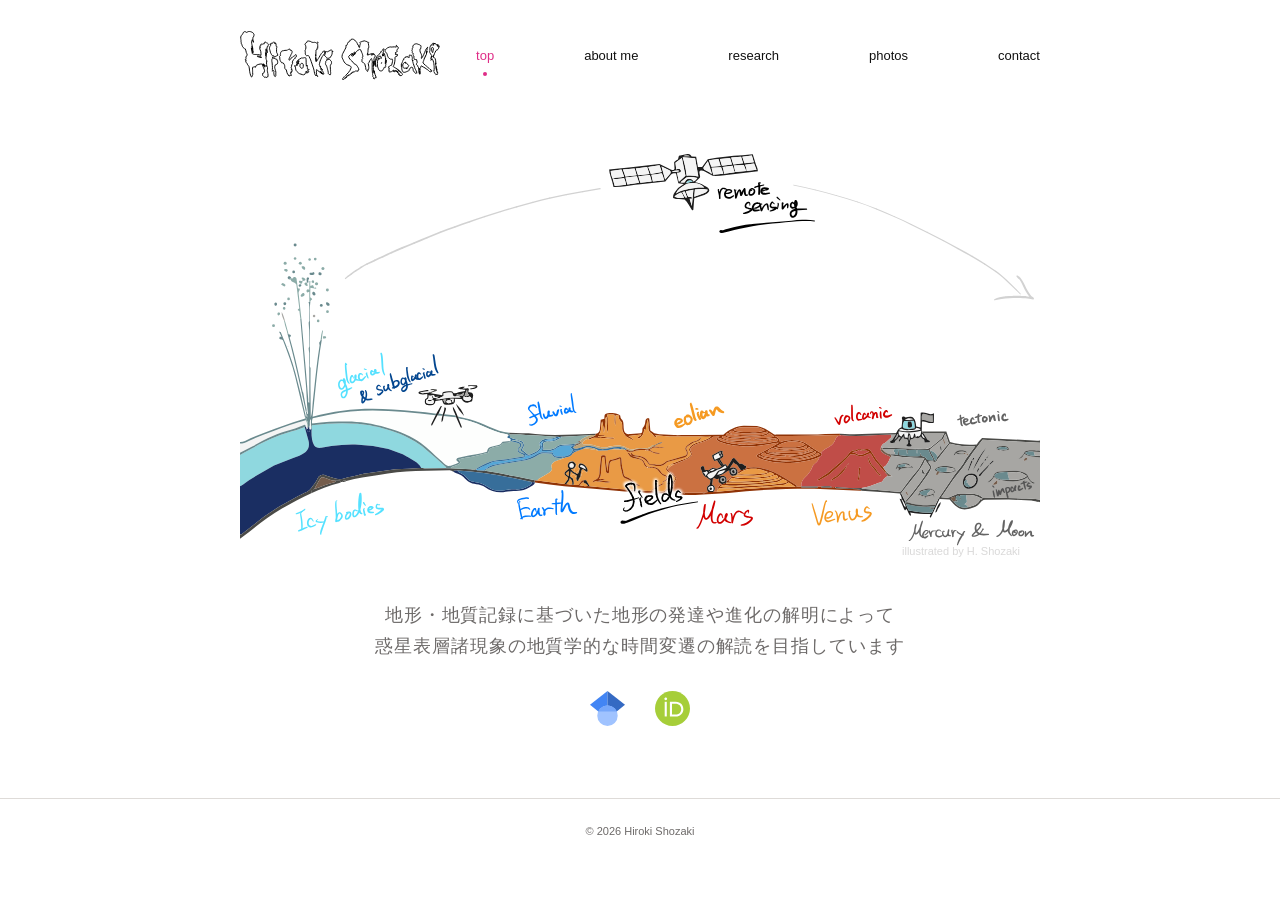
<file: index.html>
<!doctype html>
<html lang="ja">
  <head>
    <meta charset="utf-8">
    <meta name="viewport" content="width=device-width, initial-scale=1">
    <meta name="description" content="庄崎弘基 — Hiroki Shozaki">
    <title>庄崎弘基 | Hiroki Shozaki</title>
    <link rel="icon" href="images/favi.svg?v=2" type="image/svg+xml">
    <link rel="stylesheet" href="assets/style.css">
  </head>
  <body>
    <header class="site-header">
      <div class="site-width header-row">
        
        <a class="wordmark" href="index.html" aria-label="Hiroki Shozaki, top">
          <img src="images/home_HS_open.svg" alt="Hiroki Shozaki">
        </a>
        
        <nav aria-label="Main navigation">
          <a class="active" href="index.html">top</a>
          <a href="about.html">about me</a>
          <a href="research.html">research</a>
          <a href="photos.html">photos</a>
          <a href="contact.html">contact</a>
        </nav>
        
      </div>
    </header>

    <main class="site-width top-page">
      
      <section class="hero">
        <img class="top-image" src="images/top_planets.svg" style="--top-image-width: 800px;">
        <p style="max-width: 800px; margin: -5px auto 0; padding-right: 20px; text-align: right; font-size: 11px; color: var(--soft); position: relative; z-index: 10; text-shadow: 1px 1px 2px rgba(255,255,255,0.8); transform: translateX(var(--top-image-shift)); opacity: 0.25;">
          illustrated by H. Shozaki
        </p>
      </section>

      <section style="margin-top: 40px;">
        <p style="text-align: center; font-size: 18px; color: var(--soft); letter-spacing: 0.05em;">
          地形・地質記録に基づいた地形の発達や進化の解明によって<br>惑星表層諸現象の地質学的な時間変遷の解読を目指しています
        </p>
      </section>

      
      <div style="display: flex; justify-content: center; gap: 30px; margin-top: 30px;">
        <a href="https://scholar.google.co.jp/citations?user=_aYo7e0AAAAJ&hl=ja&oi=sra" target="_blank" rel="noopener noreferrer" style="display: block;">
          <img src="images/Google_Scholar_logo.svg" alt="Google Scholar" style="height: 35px; width: auto;">
        </a>
    
        <a href="https://orcid.org/0000-0002-1527-8748" target="_blank" rel="noopener noreferrer" style="display: block;">
          <img src="images/ORCID_iD.svg" alt="ORCiD" style="height: 35px; width: auto;">
        </a>
      </div>
     

    </main>

    <footer class="site-footer">
      <div class="site-width">© <span class="year"></span> Hiroki Shozaki</div>
    </footer>
    <script src="assets/site.js"></script>

  </body>
</html>
</file>
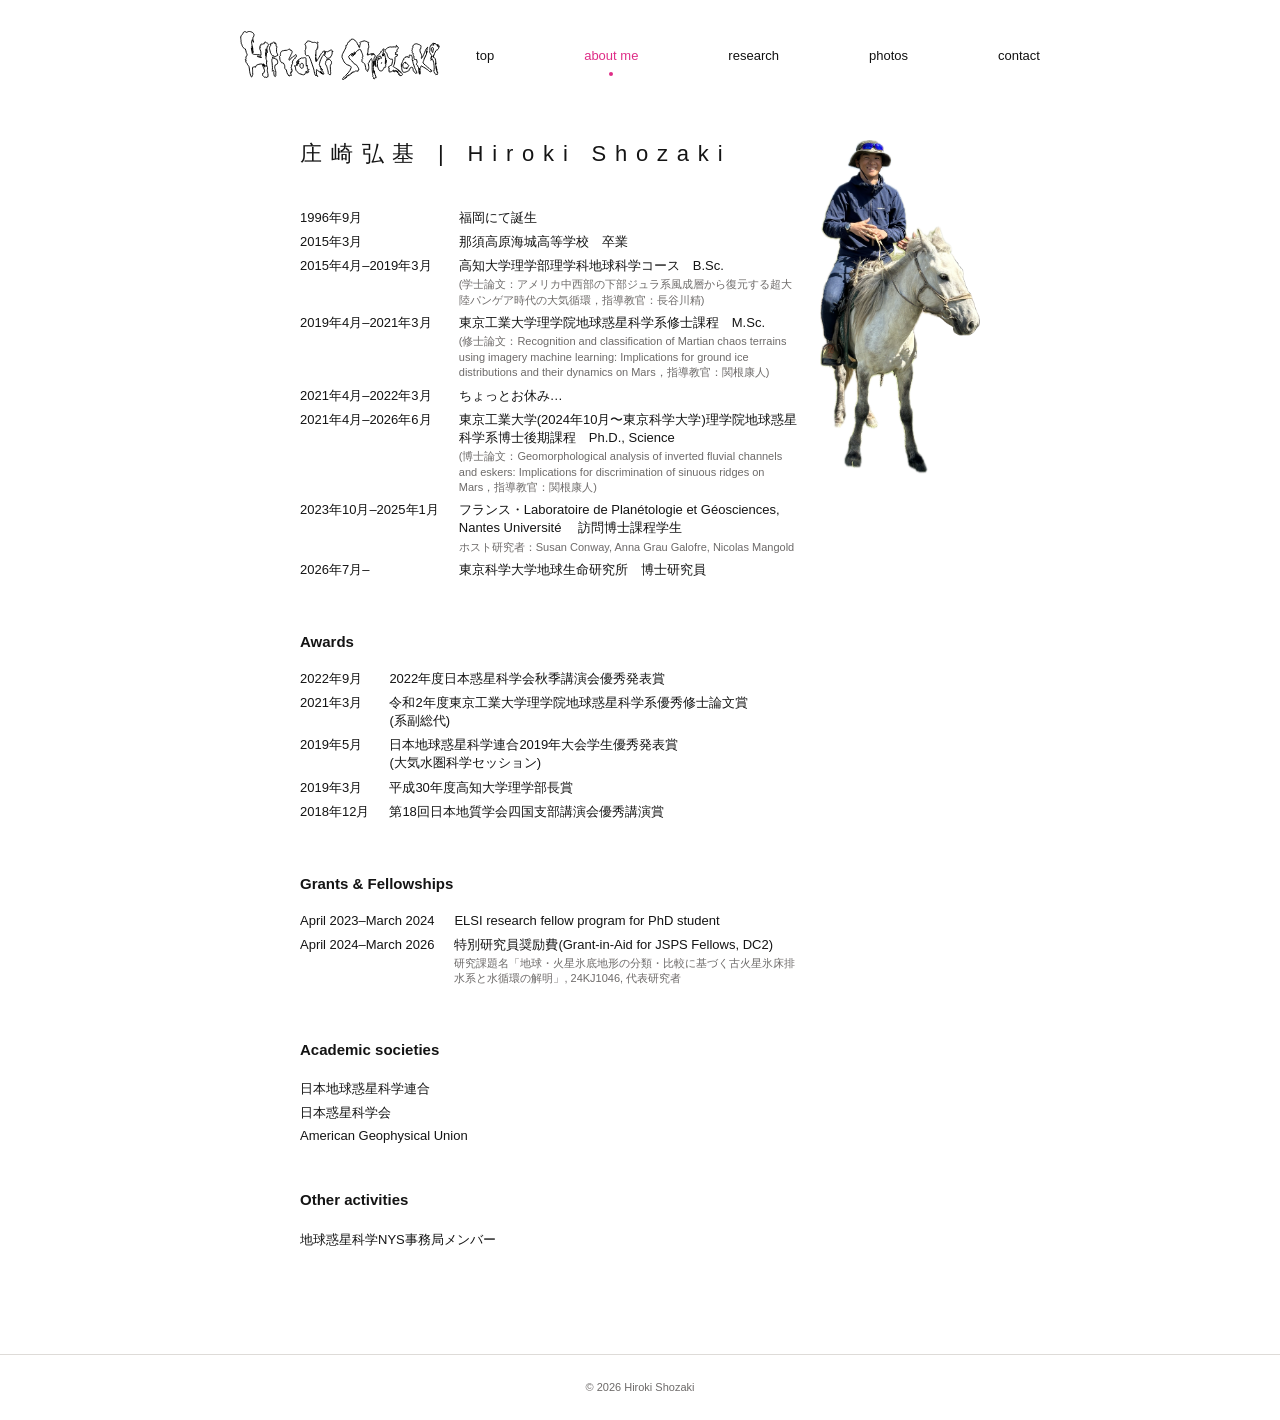
<file: about.html>
<!doctype html>
<html lang="ja">
  <head>
    <meta charset="utf-8">
    <meta name="viewport" content="width=device-width, initial-scale=1">
    <meta name="description" content="Hiroki Shozaki のプロフィール">
    <title>About me | Hiroki Shozaki</title>
    <link rel="icon" href="images/favi.svg?v=2" type="image/svg+xml">
    <link rel="stylesheet" href="assets/style.css">
    <style>
      /* このページ専用のレイアウト設定 */
      .prose h2 {
        font-weight: normal;
        letter-spacing: 0.4em;
        font-size: 22px;
        margin-bottom: 40px;
      }
      .history-grid {
        display: grid;
        grid-template-columns: max-content 1fr; /* 左側(年号)は改行しない幅に自動調整 */
        gap: 6px 20px; /* 行の隙間を狭く（6px）、列の隙間は20px */
        font-size: 13px; /* 文字サイズを少し小さめに */
        line-height: 1.4; /* 行間を詰める */
        margin-bottom: 50px;
      }
      .history-grid > div:nth-child(odd) {
        white-space: nowrap; /* 年月の改行を禁止 */
      }
      .history-note {
        font-size: 11px;
        color: var(--soft);
        margin-top: 2px;
        display: block;
      }
      .section-heading {
        margin-top: 40px;
        margin-bottom: 15px;
        font-size: 15px;
        font-weight: bold; /* research.html の h3 と同じように太字に変更 */
      }
      
      /* スマホ向けの設定（幅が狭いときは縦並びにする） */
      @media (max-width: 600px) {
        .history-grid {
          grid-template-columns: 1fr; /* 1列にする */
          gap: 4px;
        }
        .history-grid > div:nth-child(odd) {
          margin-top: 16px; /* 年号の上に少し隙間を空ける */
          color: var(--soft);
        }
      }
    </style>
  </head>
  <body>
    <header class="site-header">
      <div class="site-width header-row">
        <a class="wordmark" href="index.html" aria-label="Hiroki Shozaki, top">
          <img src="images/home_HS_open.svg" alt="Hiroki Shozaki">
        </a>
        <nav aria-label="Main navigation">
          <a href="index.html">top</a>
          <a class="active" href="about.html">about me</a>
          <a href="research.html">research</a>
          <a href="photos.html">photos</a>
          <a href="contact.html">contact</a>
        </nav>
      </div>
    </header>

    <main class="site-width about-page" style="padding-top: 40px;">
      <section class="about-layout">
        
        <img class="profile-photo" src="images/profile_mongolia.png" alt="Hiroki Shozaki のプロフィール写真">
        
        <div class="prose">
          <h2>庄崎弘基 | Hiroki Shozaki</h2>
          
          <div class="history-grid">
            <div>1996年9月</div>
            <div>福岡にて誕生</div>
            
            <div>2015年3月</div>
            <div>那須高原海城高等学校　卒業</div>
             
            <div>2015年4月–2019年3月</div>
            <div>
              高知大学理学部理学科地球科学コース　B.Sc.
              <span class="history-note">(学士論文：アメリカ中西部の下部ジュラ系風成層から復元する超大陸パンゲア時代の大気循環，指導教官：長谷川精)</span>
            </div>
            
            <div>2019年4月–2021年3月</div>
            <div>
              東京工業大学理学院地球惑星科学系修士課程　M.Sc.
              <span class="history-note">(修士論文：Recognition and classification of Martian chaos terrains using imagery machine learning: Implications for ground ice distributions and their dynamics on Mars，指導教官：関根康人)</span>
            </div>

            <div>2021年4月–2022年3月</div>
            <div>ちょっとお休み…</div>
            
            <div>2021年4月–2026年6月</div>
            <div>
              東京工業大学(2024年10月〜東京科学大学)理学院地球惑星科学系博士後期課程　Ph.D., Science
              <span class="history-note">(博士論文：Geomorphological analysis of inverted fluvial channels and eskers: Implications for discrimination of sinuous ridges on Mars，指導教官：関根康人)</span>
            </div>
              
            <div>2023年10月–2025年1月</div>
            <div>
              フランス・Laboratoire de Planétologie et Géosciences, Nantes Université 　訪問博士課程学生
              <span class="history-note">ホスト研究者：Susan Conway, Anna Grau Galofre, Nicolas Mangold</span>
            </div>

            <div>2026年7月–</div>
            <div>
              東京科学大学地球生命研究所　博士研究員         
            </div>
          </div>

          <h3 class="section-heading">Awards</h3>
          <div class="history-grid">
            <div>2022年9月</div>
            <div>2022年度日本惑星科学会秋季講演会優秀発表賞</div>
            
            <div>2021年3月</div>
            <div>令和2年度東京工業大学理学院地球惑星科学系優秀修士論文賞<br>(系副総代)</div>
            
            <div>2019年5月</div>
            <div>日本地球惑星科学連合2019年大会学生優秀発表賞<br>(大気水圏科学セッション)</div>
            
            <div>2019年3月</div>
            <div>平成30年度高知大学理学部長賞</div>
            
            <div>2018年12月</div>
            <div>第18回日本地質学会四国支部講演会優秀講演賞</div>
          </div>

          <h3 class="section-heading">Grants &amp; Fellowships</h3>
          <div class="history-grid">
            <div>April 2023–March 2024</div>
            <div>ELSI research fellow program for PhD student</div>
            
            <div>April 2024–March 2026</div>
            <div>
              特別研究員奨励費(Grant-in-Aid for JSPS Fellows, DC2)<br>
              <span class="history-note">研究課題名「地球・火星氷底地形の分類・比較に基づく古火星氷床排水系と水循環の解明」, 24KJ1046, 代表研究者</span>
            </div>          
          </div>

          <h3 class="section-heading">Academic societies</h3>
          <ul style="list-style: none; padding-left: 0; font-size: 13px; line-height: 1.8;">
            <li>日本地球惑星科学連合</li>
            <li>日本惑星科学会</li>
            <li>American Geophysical Union</li>
          </ul>

          <h3 class="section-heading">Other activities</h3>
          <ul style="list-style: none; padding-left: 0; font-size: 13px; line-height: 1.8;">
            <li>地球惑星科学NYS事務局メンバー</li>
          </ul>
          
        </div>
      </section>
    </main>

    <footer class="site-footer">
      <div class="site-width">© <span class="year"></span> Hiroki Shozaki</div>
    </footer>
    <script src="assets/site.js"></script>
  </body>
</html>
</file>
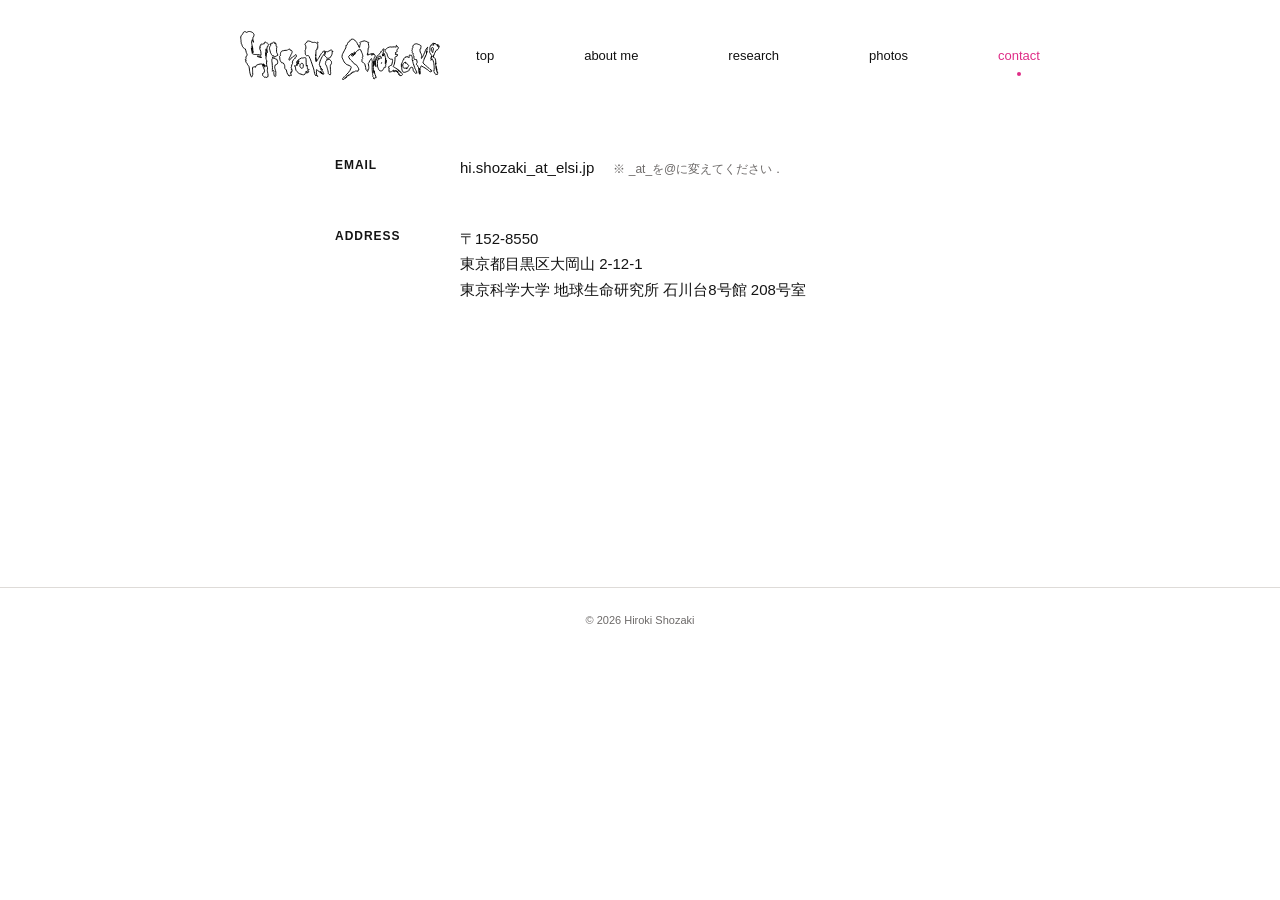
<file: contact.html>
<!doctype html>
<html lang="ja">
  <head>
    <meta charset="utf-8">
    <meta name="viewport" content="width=device-width, initial-scale=1">
    <meta name="description" content="Hiroki Shozaki へのお問い合わせ">
    <title>Contact | Hiroki Shozaki</title>
    <link rel="icon" href="images/favi.svg?v=2" type="image/svg+xml">
    <link rel="stylesheet" href="assets/style.css">
  </head>
  <body>
    <header class="site-header">
      <div class="site-width header-row">
        <a class="wordmark" href="index.html" aria-label="Hiroki Shozaki, top">
          <img src="images/home_HS_open.svg" alt="Hiroki Shozaki">
        </a>
        <nav aria-label="Main navigation">
          <a href="index.html">top</a>
          <a href="about.html">about me</a>
          <a href="research.html">research</a>
          <a href="photos.html">photos</a>
          <a class="active" href="contact.html">contact</a>
        </nav>
      </div>
    </header>
    
    <main class="site-width contact-page">
      
      <section class="contact-details" style="margin-top: 40px;">
        
        <p style="border-top: none;">
          <b>Email</b>
          <span>
            hi.shozaki_at_elsi.jp
            <span style="margin-left: 15px; font-size: 12px; color: var(--soft);">※ _at_を@に変えてください．</span>
          </span>
        </p>
        
        <p style="border-top: none;">
          <b>Address</b>
          <span>
            〒152-8550<br>
            東京都目黒区大岡山 2-12-1<br>
            東京科学大学 地球生命研究所 石川台8号館 208号室
          </span>
        </p>
        
        </section>
    </main>
    
    <footer class="site-footer">
      <div class="site-width">© <span class="year"></span> Hiroki Shozaki</div>
    </footer>
    <script src="assets/site.js"></script>
  </body>
</html>
</file>
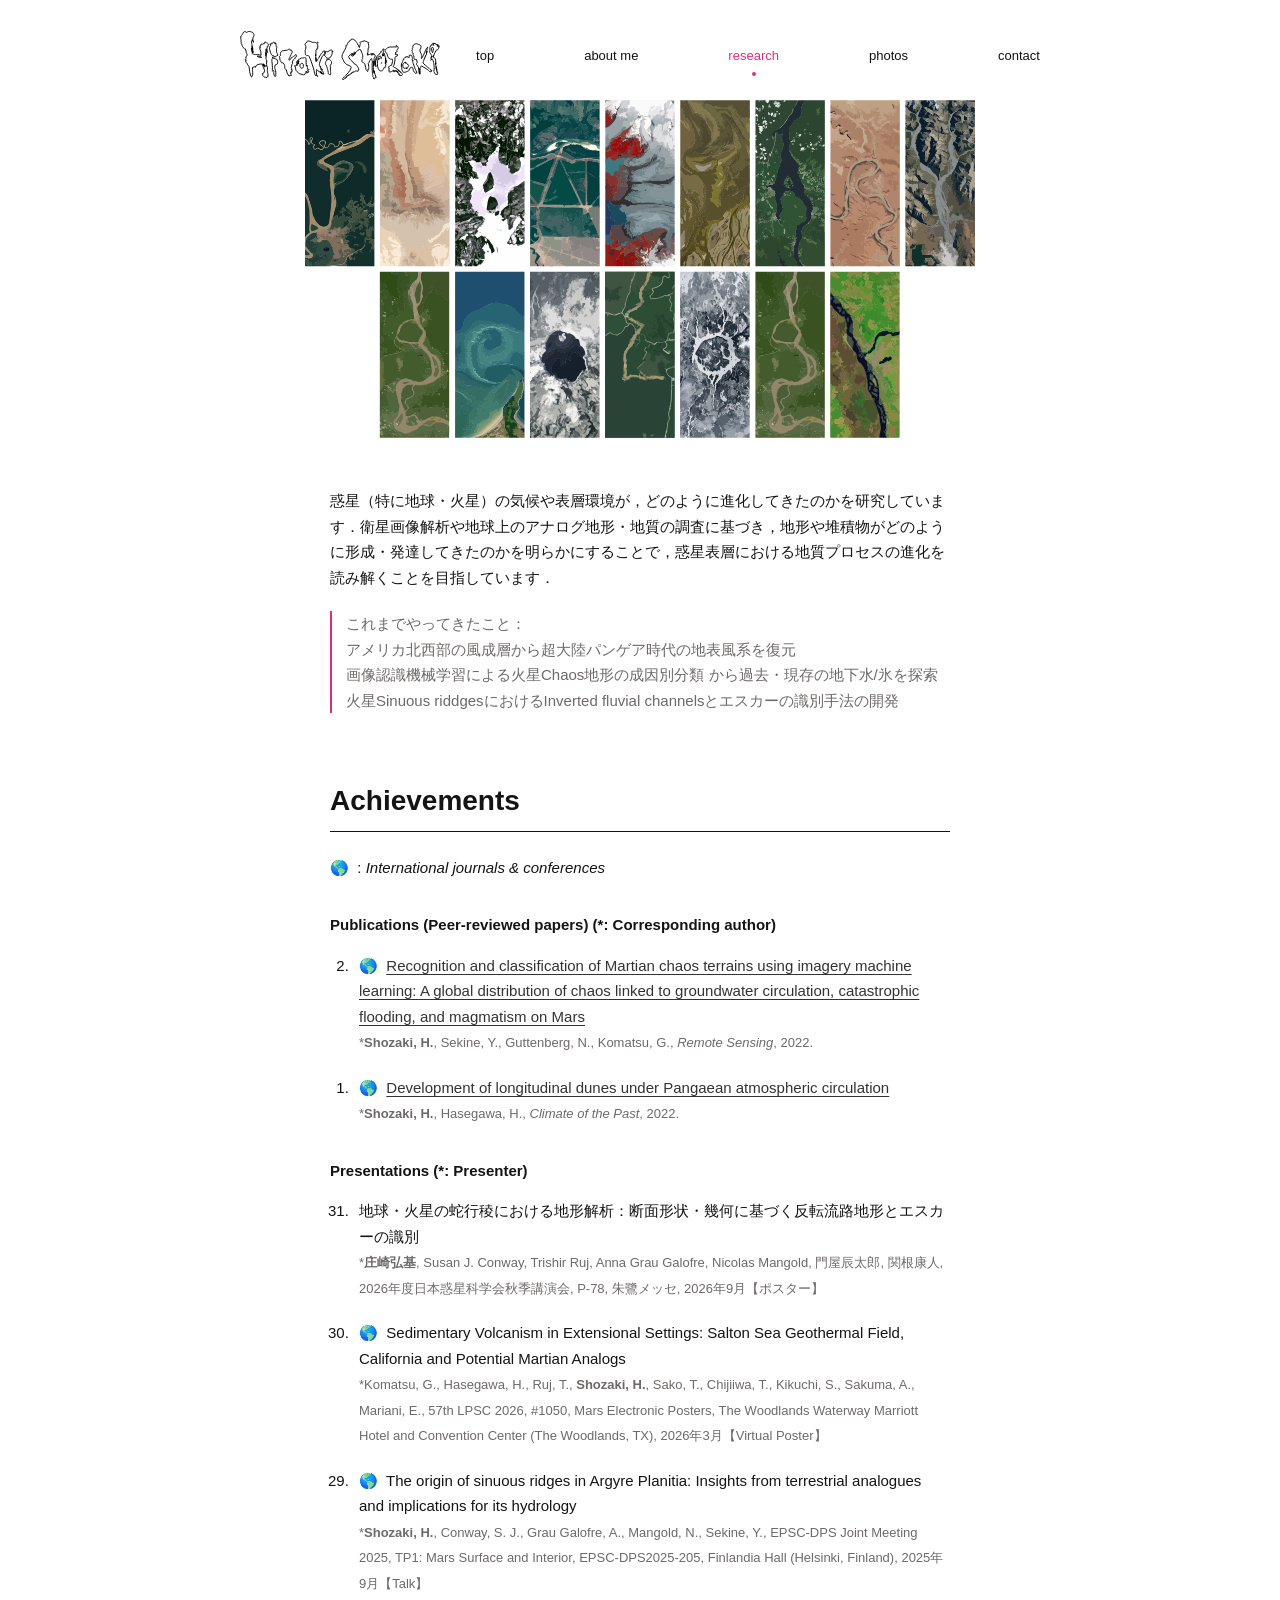
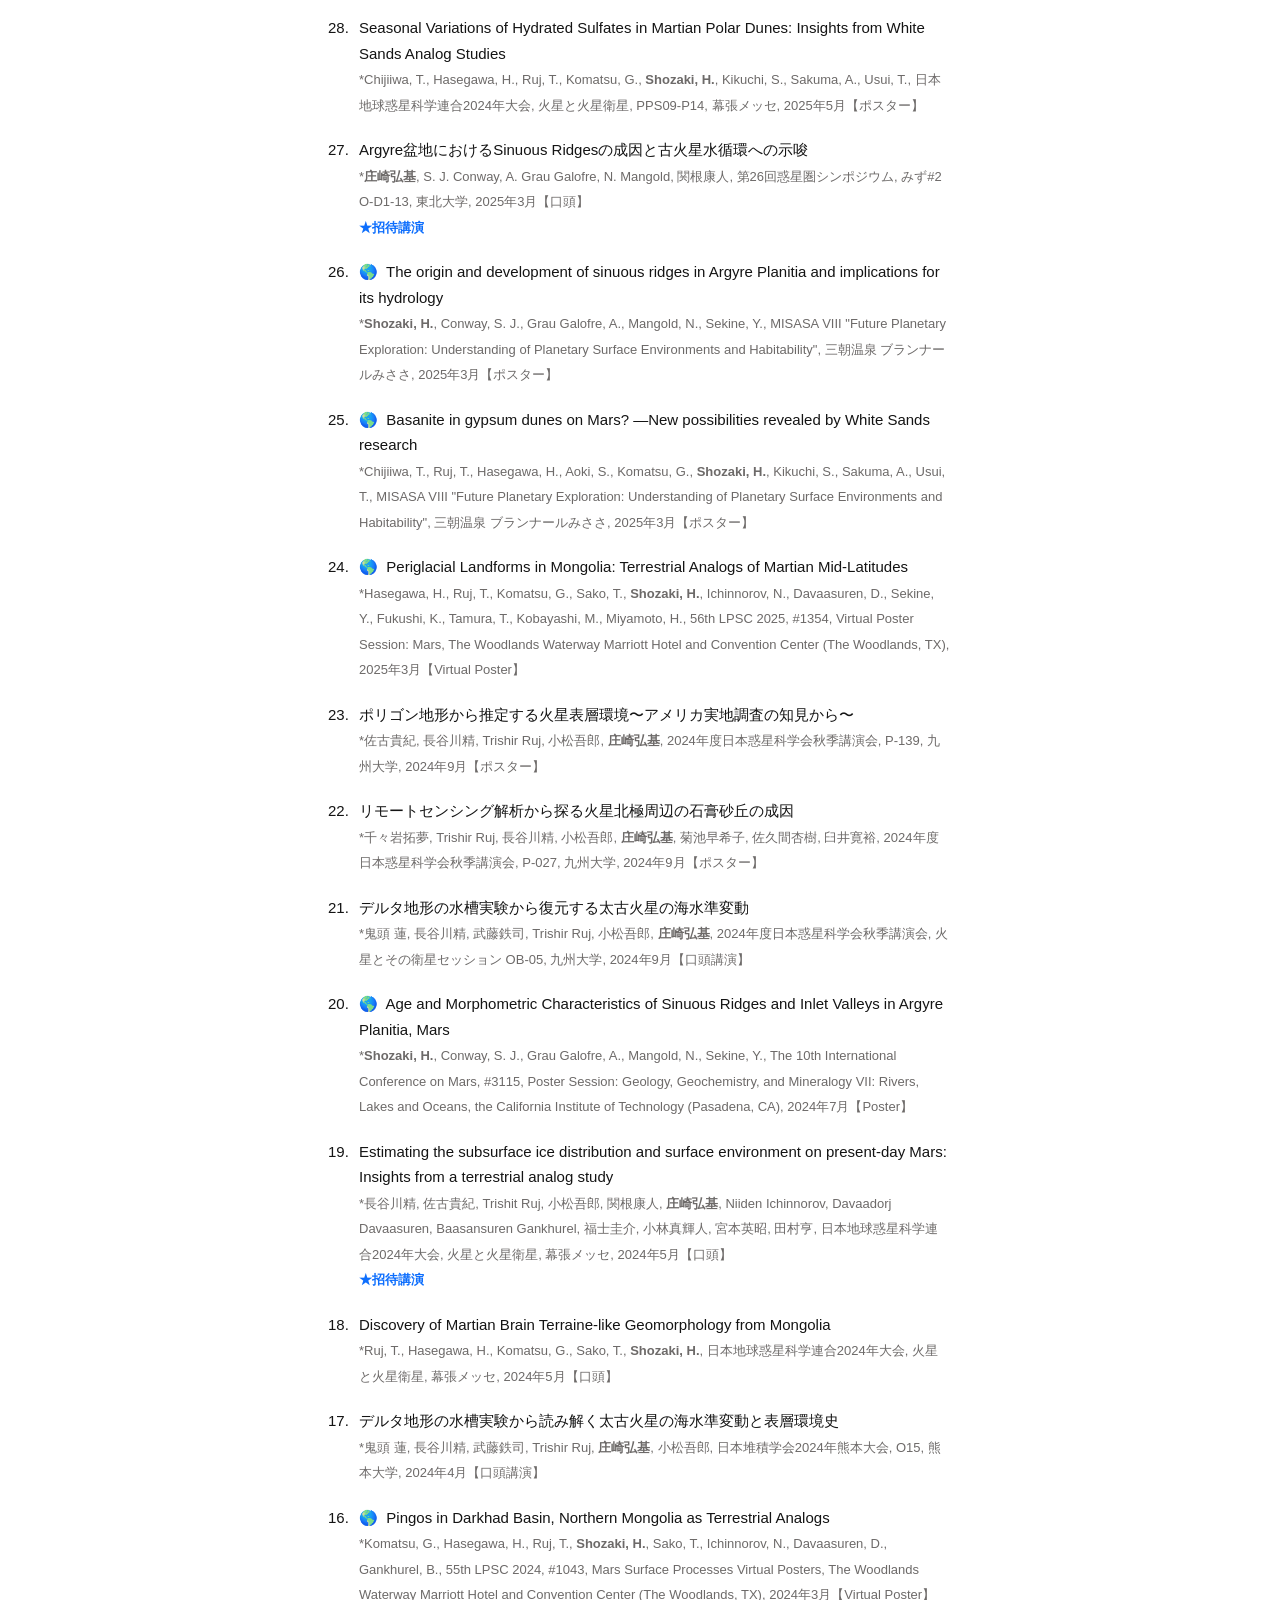
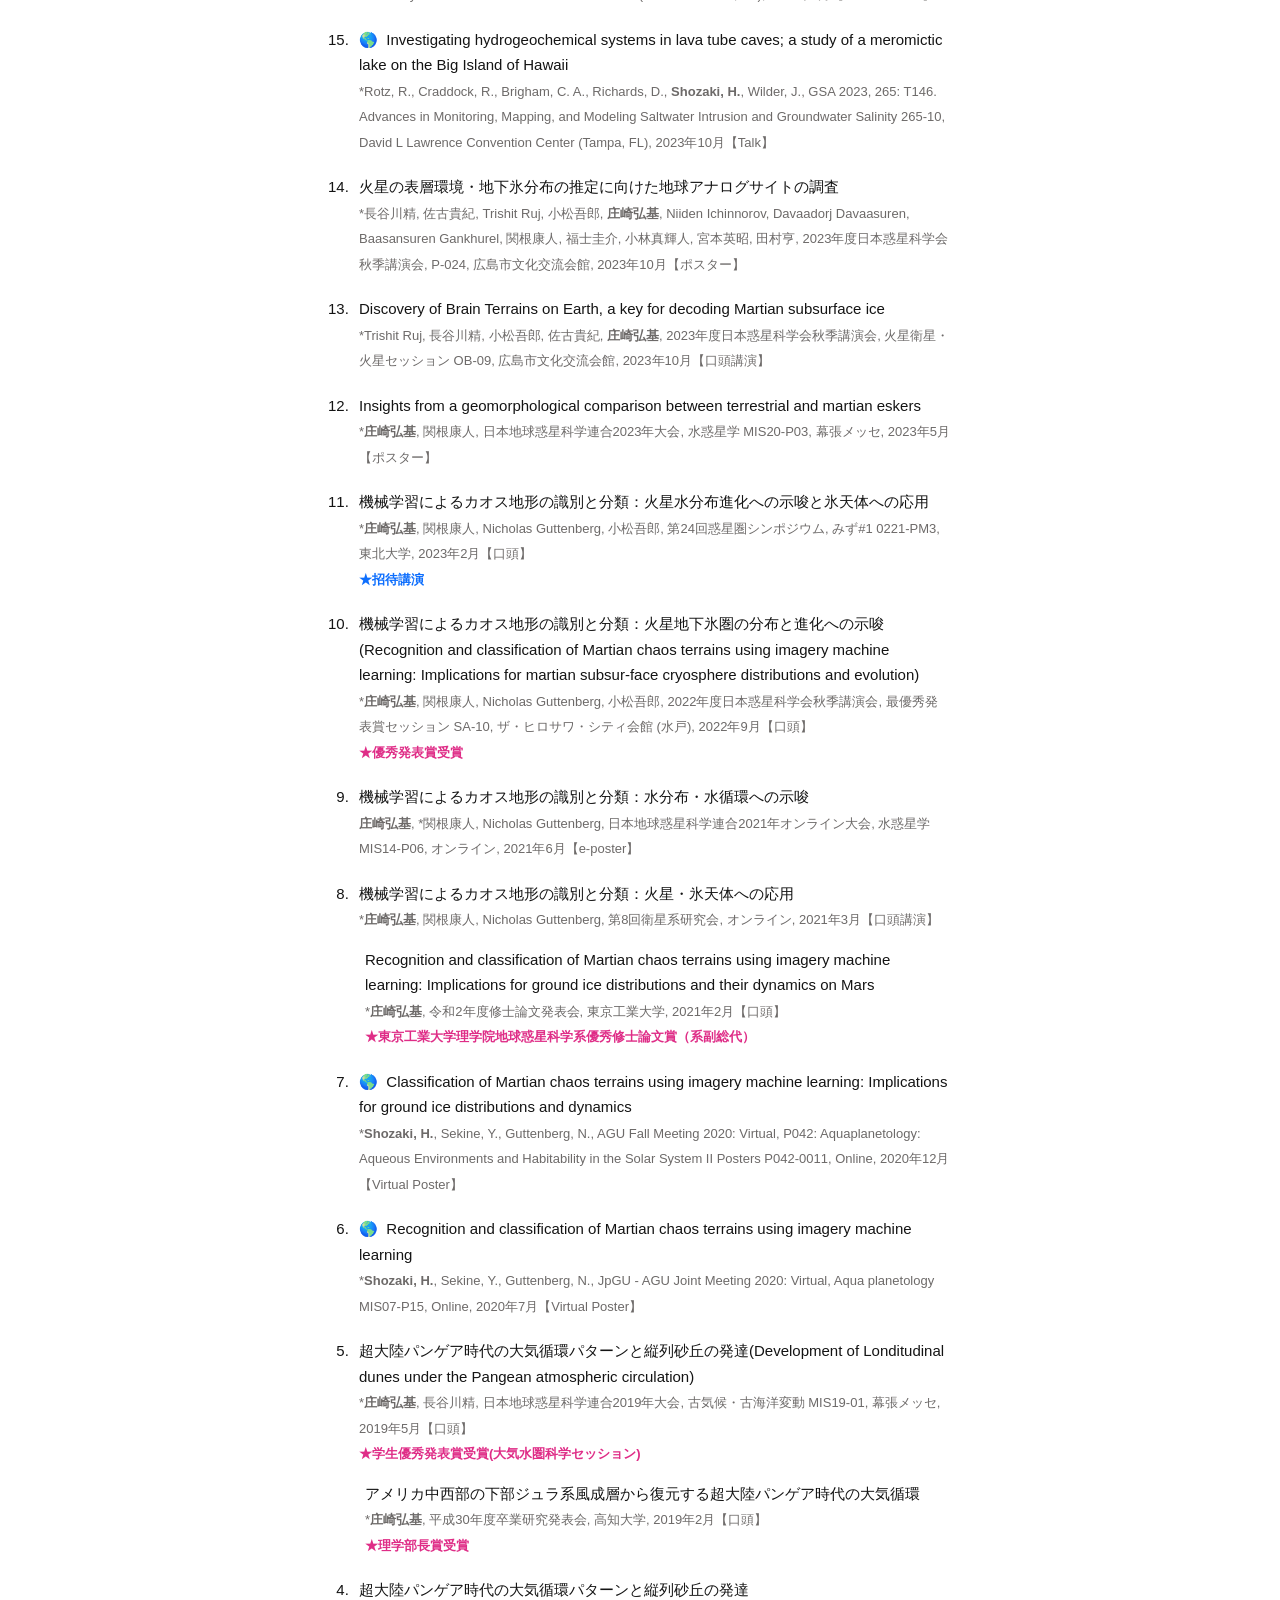
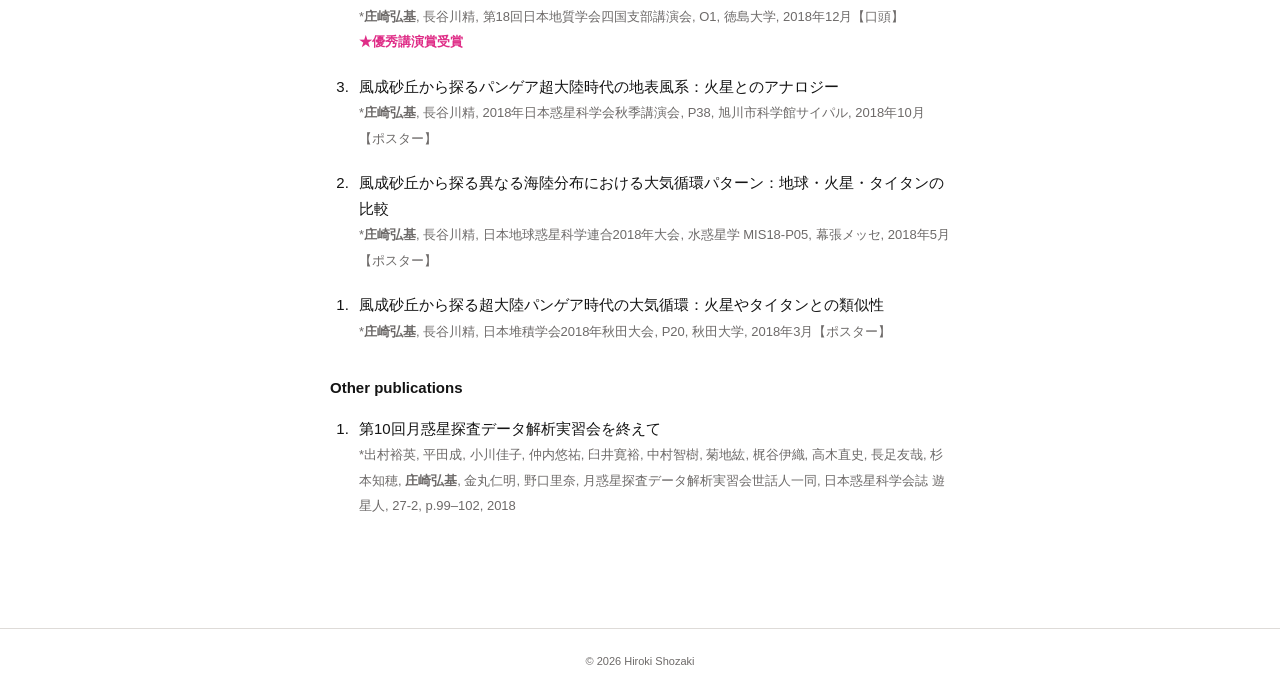
<file: research.html>
<!doctype html>
<html lang="ja">
  <head>
    <meta charset="utf-8">
    <meta name="viewport" content="width=device-width, initial-scale=1">
    <meta name="description" content="Hiroki Shozaki の研究と業績">
    <title>Research | Hiroki Shozaki</title>
    <link rel="icon" href="images/favi.svg?v=2" type="image/svg+xml">
    <link rel="stylesheet" href="assets/style.css">
  </head>
  <body>
    <header class="site-header">
      <div class="site-width header-row">
        
        <a class="wordmark" href="index.html" aria-label="Hiroki Shozaki, top">
          <img src="images/home_HS_open.svg" alt="Hiroki Shozaki">
        </a>
        
        <nav aria-label="Main navigation">
          <a href="index.html">top</a>
          <a href="about.html">about me</a>
          <a class="active" href="research.html">research</a>
          <a href="photos.html">photos</a>
          <a href="contact.html">contact</a>
        </nav>
        
      </div>
    </header>

    <main class="site-width research-page">
     
      <img class="research-image" src="images/planetarygeology.svg" alt="研究紹介画像用プレースホルダー">
      
      <section class="prose research-intro">
        <p>惑星（特に地球・火星）の気候や表層環境が，どのように進化してきたのかを研究しています．衛星画像解析や地球上のアナログ地形・地質の調査に基づき，地形や堆積物がどのように形成・発達してきたのかを明らかにすることで，惑星表層における地質プロセスの進化を読み解くことを目指しています．</p>
        <p class="editable">これまでやってきたこと：<br>
          アメリカ北西部の風成層から超大陸パンゲア時代の地表風系を復元<br>
          画像認識機械学習による火星Chaos地形の成因別分類 から過去・現存の地下水/氷を探索<br>
          火星Sinuous riddgesにおけるInverted fluvial channelsとエスカーの識別手法の開発
        </p>
      </section>
      
      <section class="publications">
        <h2>Achievements</h2>

        <p>🌎&nbsp; : <em>International journals &amp; conferences</em></p>
        
        <h3>Publications (Peer-reviewed papers) (*: Corresponding author)</h3>
        <ol reversed>
          <li>
            🌎&nbsp; <a href="https://doi.org/10.3390/rs14163883" target="_blank" rel="noopener">Recognition and classification of Martian chaos terrains using imagery machine learning: A global distribution of chaos linked to groundwater circulation, catastrophic flooding, and magmatism on Mars</a><br>
            <span>*<strong>Shozaki, H.</strong>, Sekine, Y., Guttenberg, N., Komatsu, G., <em>Remote Sensing</em>, 2022.</span>
          </li>
          <li>
            🌎&nbsp; <a href="https://doi.org/10.5194/cp-18-1529-2022" target="_blank" rel="noopener">Development of longitudinal dunes under Pangaean atmospheric circulation</a><br>
            <span>*<strong>Shozaki, H.</strong>, Hasegawa, H., <em>Climate of the Past</em>, 2022.</span>
          </li>
        </ol>

        <h3>Presentations (*: Presenter)</h3>
        <ol reversed>
          <li>
            地球・火星の蛇行稜における地形解析：断面形状・幾何に基づく反転流路地形とエスカーの識別<br>
            <span>*<strong>庄崎弘基</strong>, Susan J. Conway, Trishir Ruj, Anna Grau Galofre, Nicolas Mangold, 門屋辰太郎, 関根康人, 2026年度日本惑星科学会秋季講演会, P-78, 朱鷺メッセ, 2026年9月【ポスター】</span>
          </li>
          <li>
            🌎&nbsp; Sedimentary Volcanism in Extensional Settings: Salton Sea Geothermal Field, California and Potential Martian Analogs<br>
            <span>*Komatsu, G., Hasegawa, H., Ruj, T., <strong>Shozaki, H.</strong>, Sako, T., Chijiiwa, T., Kikuchi, S., Sakuma, A., Mariani, E., 57th LPSC 2026, #1050, Mars Electronic Posters, The Woodlands Waterway Marriott Hotel and Convention Center (The Woodlands, TX), 2026年3月【Virtual Poster】</span>
          </li>
          <li>
            🌎&nbsp; The origin of sinuous ridges in Argyre Planitia: Insights from terrestrial analogues and implications for its hydrology<br>
            <span>*<strong>Shozaki, H.</strong>, Conway, S. J., Grau Galofre, A., Mangold, N., Sekine, Y., EPSC-DPS Joint Meeting 2025, TP1: Mars Surface and Interior, EPSC-DPS2025-205, Finlandia Hall (Helsinki, Finland), 2025年9月【Talk】</span>
          </li>
          <li>
            Seasonal Variations of Hydrated Sulfates in Martian Polar Dunes: Insights from White Sands Analog Studies<br>
            <span>*Chijiiwa, T., Hasegawa, H., Ruj, T., Komatsu, G., <strong>Shozaki, H.</strong>, Kikuchi, S., Sakuma, A., Usui, T., 日本地球惑星科学連合2024年大会, 火星と火星衛星, PPS09-P14, 幕張メッセ, 2025年5月【ポスター】</span>
          </li>
          <li>
            Argyre盆地におけるSinuous Ridgesの成因と古火星水循環への示唆<br>
            <span>*<strong>庄崎弘基</strong>, S. J. Conway, A. Grau Galofre, N. Mangold, 関根康人, 第26回惑星圏シンポジウム, みず#2 O-D1-13, 東北大学, 2025年3月【口頭】<br><strong style="color: #0d6efd;">★招待講演</strong></span>
          </li>
          <li>
            🌎&nbsp; The origin and development of sinuous ridges in Argyre Planitia and implications for its hydrology<br>
            <span>*<strong>Shozaki, H.</strong>, Conway, S. J., Grau Galofre, A., Mangold, N., Sekine, Y., MISASA VIII "Future Planetary Exploration: Understanding of Planetary Surface Environments and Habitability", 三朝温泉 ブランナールみささ, 2025年3月【ポスター】</span>
          </li>
          <li>
            🌎&nbsp; Basanite in gypsum dunes on Mars? ―New possibilities revealed by White Sands research<br>
            <span>*Chijiiwa, T., Ruj, T., Hasegawa, H., Aoki, S., Komatsu, G., <strong>Shozaki, H.</strong>, Kikuchi, S., Sakuma, A., Usui, T., MISASA VIII "Future Planetary Exploration: Understanding of Planetary Surface Environments and Habitability", 三朝温泉 ブランナールみささ, 2025年3月【ポスター】</span>
          </li>
          <li>
            🌎&nbsp; Periglacial Landforms in Mongolia: Terrestrial Analogs of Martian Mid-Latitudes<br>
            <span>*Hasegawa, H., Ruj, T., Komatsu, G., Sako, T., <strong>Shozaki, H.</strong>, Ichinnorov, N., Davaasuren, D., Sekine, Y., Fukushi, K., Tamura, T., Kobayashi, M., Miyamoto, H., 56th LPSC 2025, #1354, Virtual Poster Session: Mars, The Woodlands Waterway Marriott Hotel and Convention Center (The Woodlands, TX), 2025年3月【Virtual Poster】</span>
          </li>
          <li>
            ポリゴン地形から推定する火星表層環境〜アメリカ実地調査の知見から〜<br>
            <span>*佐古貴紀, 長谷川精, Trishir Ruj, 小松吾郎, <strong>庄崎弘基</strong>, 2024年度日本惑星科学会秋季講演会, P-139, 九州大学, 2024年9月【ポスター】</span>
          </li>
          <li>
            リモートセンシング解析から探る⽕星北極周辺の⽯膏砂丘の成因<br>
            <span>*千々岩拓夢, Trishir Ruj, 長谷川精, 小松吾郎, <strong>庄崎弘基</strong>, 菊池早希子, 佐久間杏樹, 臼井寛裕, 2024年度日本惑星科学会秋季講演会, P-027, 九州大学, 2024年9月【ポスター】</span>
          </li>
          <li>
            デルタ地形の水槽実験から復元する太古火星の海水準変動<br>
            <span>*鬼頭 蓮, 長谷川精, 武藤鉄司, Trishir Ruj, 小松吾郎, <strong>庄崎弘基</strong>, 2024年度日本惑星科学会秋季講演会, 火星とその衛星セッション OB-05, 九州大学, 2024年9月【口頭講演】</span>
          </li>
          <li>
            🌎&nbsp; Age and Morphometric Characteristics of Sinuous Ridges and Inlet Valleys in Argyre Planitia, Mars<br>
            <span>*<strong>Shozaki, H.</strong>, Conway, S. J., Grau Galofre, A., Mangold, N., Sekine, Y., The 10th International Conference on Mars, #3115, Poster Session: Geology, Geochemistry, and Mineralogy VII: Rivers, Lakes and Oceans, the California Institute of Technology (Pasadena, CA), 2024年7月【Poster】</span>
          </li>
          <li>
            Estimating the subsurface ice distribution and surface environment on present-day Mars: Insights from a terrestrial analog study<br>
            <span>*長谷川精, 佐古貴紀, Trishit Ruj, 小松吾郎, 関根康人, <strong>庄崎弘基</strong>, Niiden Ichinnorov, Davaadorj Davaasuren, Baasansuren Gankhurel, 福士圭介, 小林真輝人, 宮本英昭, 田村亨, 日本地球惑星科学連合2024年大会, 火星と火星衛星, 幕張メッセ, 2024年5月【口頭】<br><strong style="color: #0d6efd;">★招待講演</strong></span>
          </li>
          <li>
            Discovery of Martian Brain Terraine-like Geomorphology from Mongolia<br>
            <span>*Ruj, T., Hasegawa, H., Komatsu, G., Sako, T., <strong>Shozaki, H.</strong>, 日本地球惑星科学連合2024年大会, 火星と火星衛星, 幕張メッセ, 2024年5月【口頭】</span>
          </li>
          <li>
            デルタ地形の水槽実験から読み解く太古火星の海水準変動と表層環境史<br>
            <span>*鬼頭 蓮, 長谷川精, 武藤鉄司, Trishir Ruj, <strong>庄崎弘基</strong>, 小松吾郎, 日本堆積学会2024年熊本大会, O15, 熊本大学, 2024年4月【口頭講演】</span>
          </li>
          <li>
            🌎&nbsp; Pingos in Darkhad Basin, Northern Mongolia as Terrestrial Analogs<br>
            <span>*Komatsu, G., Hasegawa, H., Ruj, T., <strong>Shozaki, H.</strong>, Sako, T., Ichinnorov, N., Davaasuren, D., Gankhurel, B., 55th LPSC 2024, #1043, Mars Surface Processes Virtual Posters, The Woodlands Waterway Marriott Hotel and Convention Center (The Woodlands, TX), 2024年3月【Virtual Poster】</span>
          </li>
          <li>
            🌎&nbsp; Investigating hydrogeochemical systems in lava tube caves; a study of a meromictic lake on the Big Island of Hawaii<br>
            <span>*Rotz, R., Craddock, R., Brigham, C. A., Richards, D., <strong>Shozaki, H.</strong>, Wilder, J., GSA 2023, 265: T146. Advances in Monitoring, Mapping, and Modeling Saltwater Intrusion and Groundwater Salinity 265-10, David L Lawrence Convention Center (Tampa, FL), 2023年10月【Talk】</span>
          </li>
          <li>
            火星の表層環境・地下氷分布の推定に向けた地球アナログサイトの調査<br>
            <span>*長谷川精, 佐古貴紀, Trishit Ruj, 小松吾郎, <strong>庄崎弘基</strong>, Niiden Ichinnorov, Davaadorj Davaasuren, Baasansuren Gankhurel, 関根康人, 福士圭介, 小林真輝人, 宮本英昭, 田村亨, 2023年度日本惑星科学会秋季講演会, P-024, 広島市文化交流会館, 2023年10月【ポスター】</span>
          </li>
          <li>
            Discovery of Brain Terrains on Earth, a key for decoding Martian subsurface ice<br>
            <span>*Trishit Ruj, 長谷川精, 小松吾郎, 佐古貴紀, <strong>庄崎弘基</strong>, 2023年度日本惑星科学会秋季講演会, 火星衛星・火星セッション OB-09, 広島市文化交流会館, 2023年10月【口頭講演】</span>
          </li>
          <li>
            Insights from a geomorphological comparison between terrestrial and martian eskers<br>
            <span>*<strong>庄崎弘基</strong>, 関根康人, 日本地球惑星科学連合2023年大会, 水惑星学 MIS20-P03, 幕張メッセ, 2023年5月【ポスター】</span>
          </li>
          <li>
            機械学習によるカオス地形の識別と分類：火星水分布進化への示唆と氷天体への応用<br>
            <span>*<strong>庄崎弘基</strong>, 関根康人, Nicholas Guttenberg, 小松吾郎, 第24回惑星圏シンポジウム, みず#1 0221-PM3, 東北大学, 2023年2月【口頭】<br><strong style="color: #0d6efd;">★招待講演</strong></span>
          </li>
          <li>
            機械学習によるカオス地形の識別と分類：火星地下氷圏の分布と進化への示唆 (Recognition and classification of Martian chaos terrains using imagery machine learning: Implications for martian subsur-face cryosphere distributions and evolution)<br>
            <span>*<strong>庄崎弘基</strong>, 関根康人, Nicholas Guttenberg, 小松吾郎, 2022年度日本惑星科学会秋季講演会, 最優秀発表賞セッション SA-10, ザ・ヒロサワ・シティ会館 (水戸), 2022年9月【口頭】　<br><strong style="color: var(--pink);">★優秀発表賞受賞</strong></span>
          </li>
          <li>
            機械学習によるカオス地形の識別と分類：水分布・水循環への示唆<br>
            <span><strong>庄崎弘基</strong>, *関根康人, Nicholas Guttenberg, 日本地球惑星科学連合2021年オンライン大会, 水惑星学 MIS14-P06, オンライン, 2021年6月【e-poster】</span>
          </li>
          <li>
            機械学習によるカオス地形の識別と分類：火星・氷天体への応用<br>
            <span>*<strong>庄崎弘基</strong>, 関根康人, Nicholas Guttenberg, 第8回衛星系研究会, オンライン, 2021年3月【口頭講演】</span>
            
            <ul style="list-style-type: none; padding-left: 0; margin-top: 15px;">
              <li>
                Recognition and classification of Martian chaos terrains using imagery machine learning: Implications for ground ice distributions and their dynamics on Mars<br>
                <span>*<strong>庄崎弘基</strong>, 令和2年度修士論文発表会, 東京工業大学, 2021年2月【口頭】　<br><strong style="color: var(--pink);">★東京工業大学理学院地球惑星科学系優秀修士論文賞（系副総代）</strong></span>
              </li>
            </ul>
          </li>
          <li>
            🌎&nbsp; Classification of Martian chaos terrains using imagery machine learning: Implications for ground ice distributions and dynamics<br>
            <span>*<strong>Shozaki, H.</strong>, Sekine, Y., Guttenberg, N., AGU Fall Meeting 2020: Virtual, P042: Aquaplanetology: Aqueous Environments and Habitability in the Solar System II Posters P042-0011, Online, 2020年12月【Virtual Poster】</span>
          </li>
          <li>
            🌎&nbsp; Recognition and classification of Martian chaos terrains using imagery machine learning<br>
            <span>*<strong>Shozaki, H.</strong>, Sekine, Y., Guttenberg, N., JpGU - AGU Joint Meeting 2020: Virtual, Aqua planetology MIS07-P15, Online, 2020年7月【Virtual Poster】</span>
          </li>
          <li>
            超大陸パンゲア時代の大気循環パターンと縦列砂丘の発達(Development of Londitudinal dunes under the Pangean atmospheric circulation)<br>
            <span>*<strong>庄崎弘基</strong>, 長谷川精, 日本地球惑星科学連合2019年大会, 古気候・古海洋変動 MIS19-01, 幕張メッセ, 2019年5月【口頭】　<br><strong style="color: var(--pink);">★学生優秀発表賞受賞(大気水圏科学セッション)</strong></span>
            
            <ul style="list-style-type: none; padding-left: 0; margin-top: 15px;">
              <li>
                アメリカ中西部の下部ジュラ系風成層から復元する超大陸パンゲア時代の大気循環<br>
                <span>*<strong>庄崎弘基</strong>, 平成30年度卒業研究発表会, 高知大学, 2019年2月【口頭】　<br><strong style="color: var(--pink);">★理学部長賞受賞</strong></span>
              </li>
            </ul>
          </li>
          <li>
            超大陸パンゲア時代の大気循環パターンと縦列砂丘の発達<br>
            <span>*<strong>庄崎弘基</strong>, 長谷川精, 第18回日本地質学会四国支部講演会, O1, 徳島大学, 2018年12月【口頭】　<br><strong style="color: var(--pink);">★優秀講演賞受賞</strong></span>
          </li>
          <li>
            風成砂丘から探るパンゲア超大陸時代の地表風系：火星とのアナロジー<br>
            <span>*<strong>庄崎弘基</strong>, 長谷川精, 2018年日本惑星科学会秋季講演会, P38, 旭川市科学館サイパル, 2018年10月【ポスター】</span>
          </li>
          <li>
            風成砂丘から探る異なる海陸分布における大気循環パターン：地球・火星・タイタンの比較<br>
            <span>*<strong>庄崎弘基</strong>, 長谷川精, 日本地球惑星科学連合2018年大会, 水惑星学 MIS18-P05, 幕張メッセ, 2018年5月【ポスター】</span>
          </li>
          <li>
            風成砂丘から探る超大陸パンゲア時代の大気循環：火星やタイタンとの類似性<br>
            <span>*<strong>庄崎弘基</strong>, 長谷川精, 日本堆積学会2018年秋田大会, P20, 秋田大学, 2018年3月【ポスター】</span>
          </li>
        </ol>
        
        <h3>Other publications</h3>
        <ol reversed>
          <li>
            第10回月惑星探査データ解析実習会を終えて<br>
            <span>*出村裕英, 平田成, 小川佳子, 仲内悠祐, 臼井寛裕, 中村智樹, 菊地紘, 梶谷伊織, 高木直史, 長足友哉, 杉本知穂, <strong>庄崎弘基</strong>, 金丸仁明, 野口里奈, 月惑星探査データ解析実習会世話人一同, 日本惑星科学会誌 遊星人, 27-2, p.99–102, 2018</span>
          </li>    
        </ol>
      </section>
    </main>

    <footer class="site-footer">
      <div class="site-width">© <span class="year"></span> Hiroki Shozaki</div>
    </footer>
    <script src="assets/site.js"></script>
  </body>
</html>
</file>
<file: assets/style.css>
/* ロゴは --logo-width と --logo-max-height を変えるだけで大きさを調整できます。縦横比は維持されます。 */
/* トップ画像を右へ移動する場合は --top-image-shift を 20px などに変更します。 */
:root {
  --ink: #141414;
  --soft: #6d6a69;
  --line: #dedbd8;
  --pink: #df2d87;
  --paper: #fff;
  --mist: #f4f2ef;
  --logo-width: 200px;
  --logo-max-height: 50px;
  --top-image-shift: 0px;
  --nav-gap: 90px;
  --header-gap: 36px;
}

* {
  box-sizing: border-box;
}

html {
  scroll-behavior: smooth;
}

body {
  margin: 0;
  color: var(--ink);
  background: var(--paper);
  font-family: Arial, "Hiragino Kaku Gothic ProN", "Yu Gothic", sans-serif;
  font-size: 15px;
  line-height: 1.7;
}

a {
  color: inherit;
  text-underline-offset: 3px;
}

a:hover {
  color: var(--pink);
}

img {
  display: block;
  max-width: 100%;
}

.site-width {
  width: min(100% - 48px, 1100px);
  margin: 0 auto;
}

.site-header {
  padding: 31px 0 20px;
  background: #fff;
}

.header-row {
  display: flex;
  align-items: center;
  justify-content: center; /* ▼これを追加：全体を中央寄せにする▼ */
  gap: var(--header-gap);
}

.wordmark {
  display: block;
  flex: 0 0 var(--logo-width);
  text-decoration: none;
}

.wordmark img {
  display: block;
  width: var(--logo-width);
  height: auto;
  max-height: var(--logo-max-height);
  object-fit: contain;
  object-position: left center;
}

nav {
  display: flex;
  /* flex: 1; を削除しました（空間を埋めずに、必要な幅だけにするため） */
  align-items: center;
  justify-content: flex-start;
  gap: var(--nav-gap);
}

nav a {
  position: relative;
  color: #111;
  text-decoration: none;
  font-size: 13px;
  white-space: nowrap;
}

nav a.active,
nav a:hover {
  color: var(--pink);
}

nav a.active::after {
  content: "";
  position: absolute;
  width: 4px;
  height: 4px;
  border-radius: 50%;
  background: currentColor;
  left: 50%;
  bottom: -9px;
  transform: translateX(-50%);
}

.top-page {
  padding: 54px 0 72px;
}

.hero {
  min-height: 0;
}

.top-image {
  display: block;
  width: 100%;
  max-width: var(--top-image-width, 1000px);
  height: auto;
  margin: 0 auto;
  transform: translateX(var(--top-image-shift));
}

.eyebrow {
  margin: 0 0 8px;
  color: var(--pink);
  font-size: 10px;
  letter-spacing: .18em;
  font-weight: bold;
}

h1, h2, h3, p {
  margin-top: 0;
}

h1 {
  margin-bottom: 12px;
  font-size: clamp(37px, 5vw, 64px);
  font-weight: bold;
  line-height: 1.13;
  letter-spacing: -.035em;
}

h2 {
  font-size: 28px;
  font-weight: bold;
  line-height: 1.3;
}

.page-title {
  margin: 45px 0 50px;
}

.page-title h1 {
  margin-bottom: 3px;
}

.page-title > p:last-child {
  color: var(--soft);
}

.listing-page {
  padding-bottom: 80px;
}

.editorial-grid {
  display: grid;
  grid-template-columns: 1.2fr 1fr;
  gap: 48px 28px;
}

.news-card a {
  display: block;
  text-decoration: none;
}

.news-card img {
  width: 100%;
  aspect-ratio: 1.25;
  object-fit: cover;
  background: var(--mist);
}

.news-card.feature {
  grid-row: span 2;
}

.news-card.feature img {
  aspect-ratio: 1.05;
}

.news-card div {
  padding-top: 12px;
}

.news-card time,
.news-archive time {
  color: var(--pink);
  font-size: 11px;
  letter-spacing: .07em;
}

.news-card h2 {
  margin: 3px 0;
  font-size: 21px;
}

.news-card p {
  margin: 0;
  color: var(--soft);
  font-size: 13px;
}

.news-archive {
  width: min(100%, 720px);
  margin: 90px auto 0;
}

.news-archive > h2 {
  padding-bottom: 11px;
  border-bottom: 1px solid var(--ink);
}

.news-archive article {
  display: grid;
  grid-template-columns: 130px 1fr;
  gap: 12px;
  padding: 16px 0;
  border-bottom: 1px solid var(--line);
}

.news-archive p {
  margin: 0;
}

.about-page,
.research-page,
.contact-page {
  padding-bottom: 90px;
}

/* ▼ 今回変更したレイアウト部分 ▼ */
.about-layout {
  max-width: 680px;
  margin: 0 auto; /* 中央寄せ */
  position: relative; /* 画像を右上に固定するための基準 */
  padding-right: 180px; /* 右側の画像と文字が被らないようにスペースを空ける */
}

.profile-photo {
  position: absolute;
  top: 0;
  right: 0;
  width: 160px; /* 画像を小さく */
  height: auto;
  background: transparent;
}
/* ▲ ここまで ▲ */

.prose {
  max-width: 100%;
}

.prose p {
  margin-bottom: 21px;
}

.editable {
  color: var(--soft);
  border-left: 2px solid var(--pink);
  padding-left: 14px;
}

.prose dl {
  margin: 33px 0 0;
  border-top: 1px solid var(--ink);
}

.prose dl div {
  padding: 12px 0;
  border-bottom: 1px solid var(--line);
}

.prose dt {
  display: inline-block;
  width: 145px;
  font-size: 12px;
  font-weight: bold;
}

.prose dd {
  display: inline;
  margin: 0;
  font-size: 13px;
}

.research-image {
  width: min(100%, 670px);
  max-height: 430px;
  margin: 0 auto 50px;
  object-fit: cover;
  background: var(--mist);
}

.research-intro {
  max-width: 620px;
  margin: 0 auto 70px;
}

.publications {
  max-width: 620px;
  margin: 0 auto;
}

.publications > h2 {
  padding-bottom: 11px;
  border-bottom: 1px solid var(--ink);
}

.publications h3 {
  margin: 32px 0 12px;
  font-size: 15px;
}

.publications ol {
  padding-left: 23px;
}

.publications li {
  margin: 0 0 20px;
  padding-left: 6px;
}

.publications li span {
  color: var(--soft);
  font-size: 13px;
}

.publications a {
  color: #333;
}

.publications a:hover {
  color: var(--pink);
}

.note {
  color: var(--soft);
  font-size: 12px;
}

.photo-grid {
  display: grid;
  grid-template-columns: repeat(3, 1fr);
  gap: 48px 20px;
}

.photo-grid figure {
  margin: 0;
}

.photo-grid img {
  width: 100%;
  aspect-ratio: 1/1;
  object-fit: cover;
  background: var(--mist);
}

.photo-grid figcaption {
  display: flex;
  justify-content: space-between;
  padding-top: 8px;
  font-size: 12px;
}

.photo-grid figcaption span {
  color: var(--soft);
}

.contact-details {
  width: min(100%, 610px);
  margin: 15vh auto 20vh;
}

.contact-details p {
  display: grid;
  grid-template-columns: 125px 1fr;
  padding: 15px 0;
  border-top: 1px solid var(--line);
}

.contact-details b {
  font-size: 12px;
  letter-spacing: .08em;
  text-transform: uppercase;
}

.contact-details a {
  color: var(--pink);
}

.contact-details .note {
  display: block;
  padding-top: 20px;
  border: none;
}

.site-footer {
  padding: 23px 0;
  border-top: 1px solid var(--line);
  color: var(--soft);
  font-size: 11px;
  text-align: center;
}

/* スマートフォン向けの表示設定 */
@media (max-width: 760px) {
  .site-width {
    width: min(100% - 30px, 1100px);
  }
  
  .site-header {
    padding-top: 21px;
  }
  
  .header-row {
    display: block;
  }
  
  .wordmark {
    display: inline-block;
    margin-bottom: 18px;
  }
  
  nav {
    justify-content: flex-start;
    flex-wrap: wrap;
    gap: 8px 16px;
  }
  
  nav a {
    font-size: 12px;
  }
  
  .top-page {
    padding-top: 24px;
  }
  
  .page-title {
    margin: 33px 0 34px;
  }
  
  .editorial-grid {
    grid-template-columns: 1fr;
    gap: 32px;
  }
  
  .news-card.feature {
    grid-row: auto;
  }
  
  .news-card.feature img {
    aspect-ratio: 1.25;
  }
  
  .news-archive {
    margin-top: 60px;
  }
  
  .news-archive article {
    grid-template-columns: 1fr;
    gap: 3px;
  }
  
  /* ▼ スマホ向けの About ページ設定 ▼ */
  .about-layout {
    padding-right: 0; /* スマホでは右側の余白をなくす */
  }
  .profile-photo {
    position: relative; /* 固定を解除して上に配置 */
    width: 120px;
    margin: 0 auto 30px; /* 中央寄せ */
    display: block;
  }
  /* ▲ ここまで ▲ */
  
  .photo-grid {
    grid-template-columns: repeat(2, 1fr);
    gap: 28px 12px;
  }
  
  .contact-details {
    margin: 8vh 0 12vh;
  }
  
  .contact-details p {
    grid-template-columns: 1fr;
    gap: 2px;
  }
}
</file>
